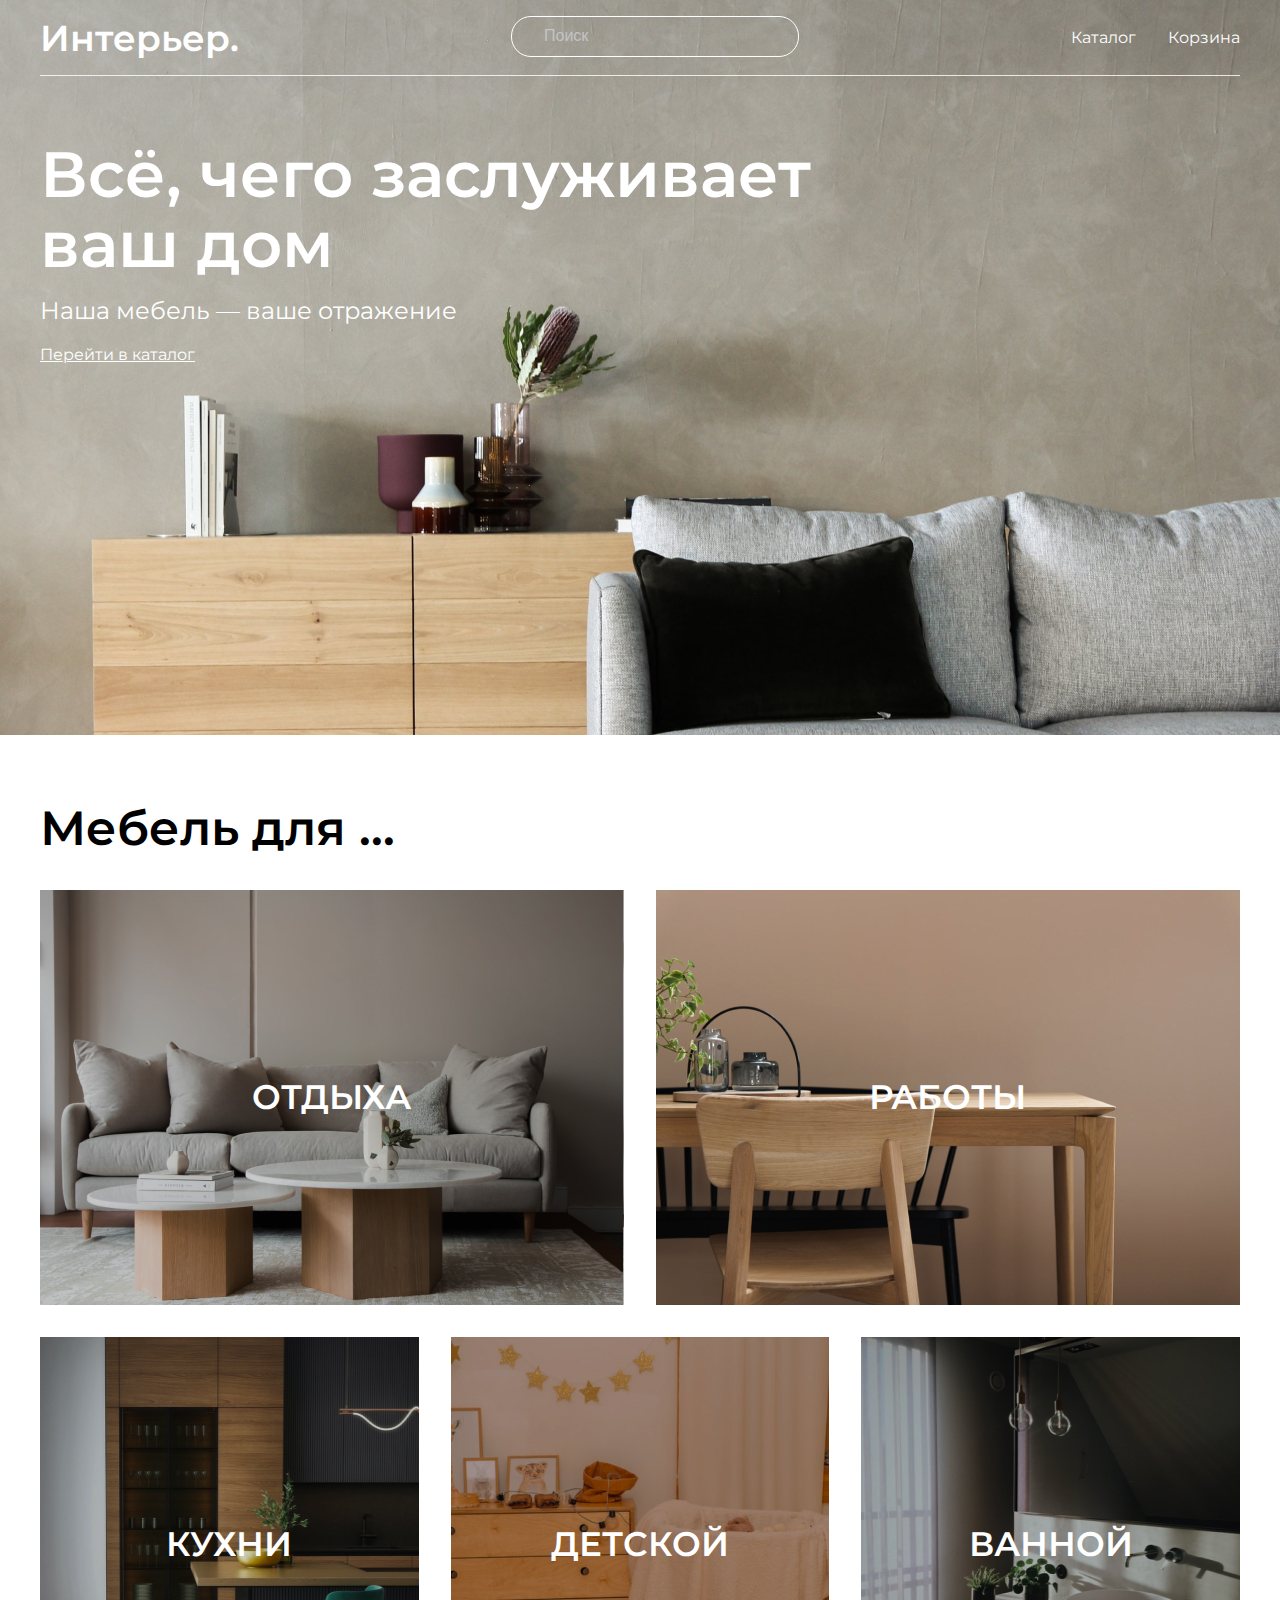
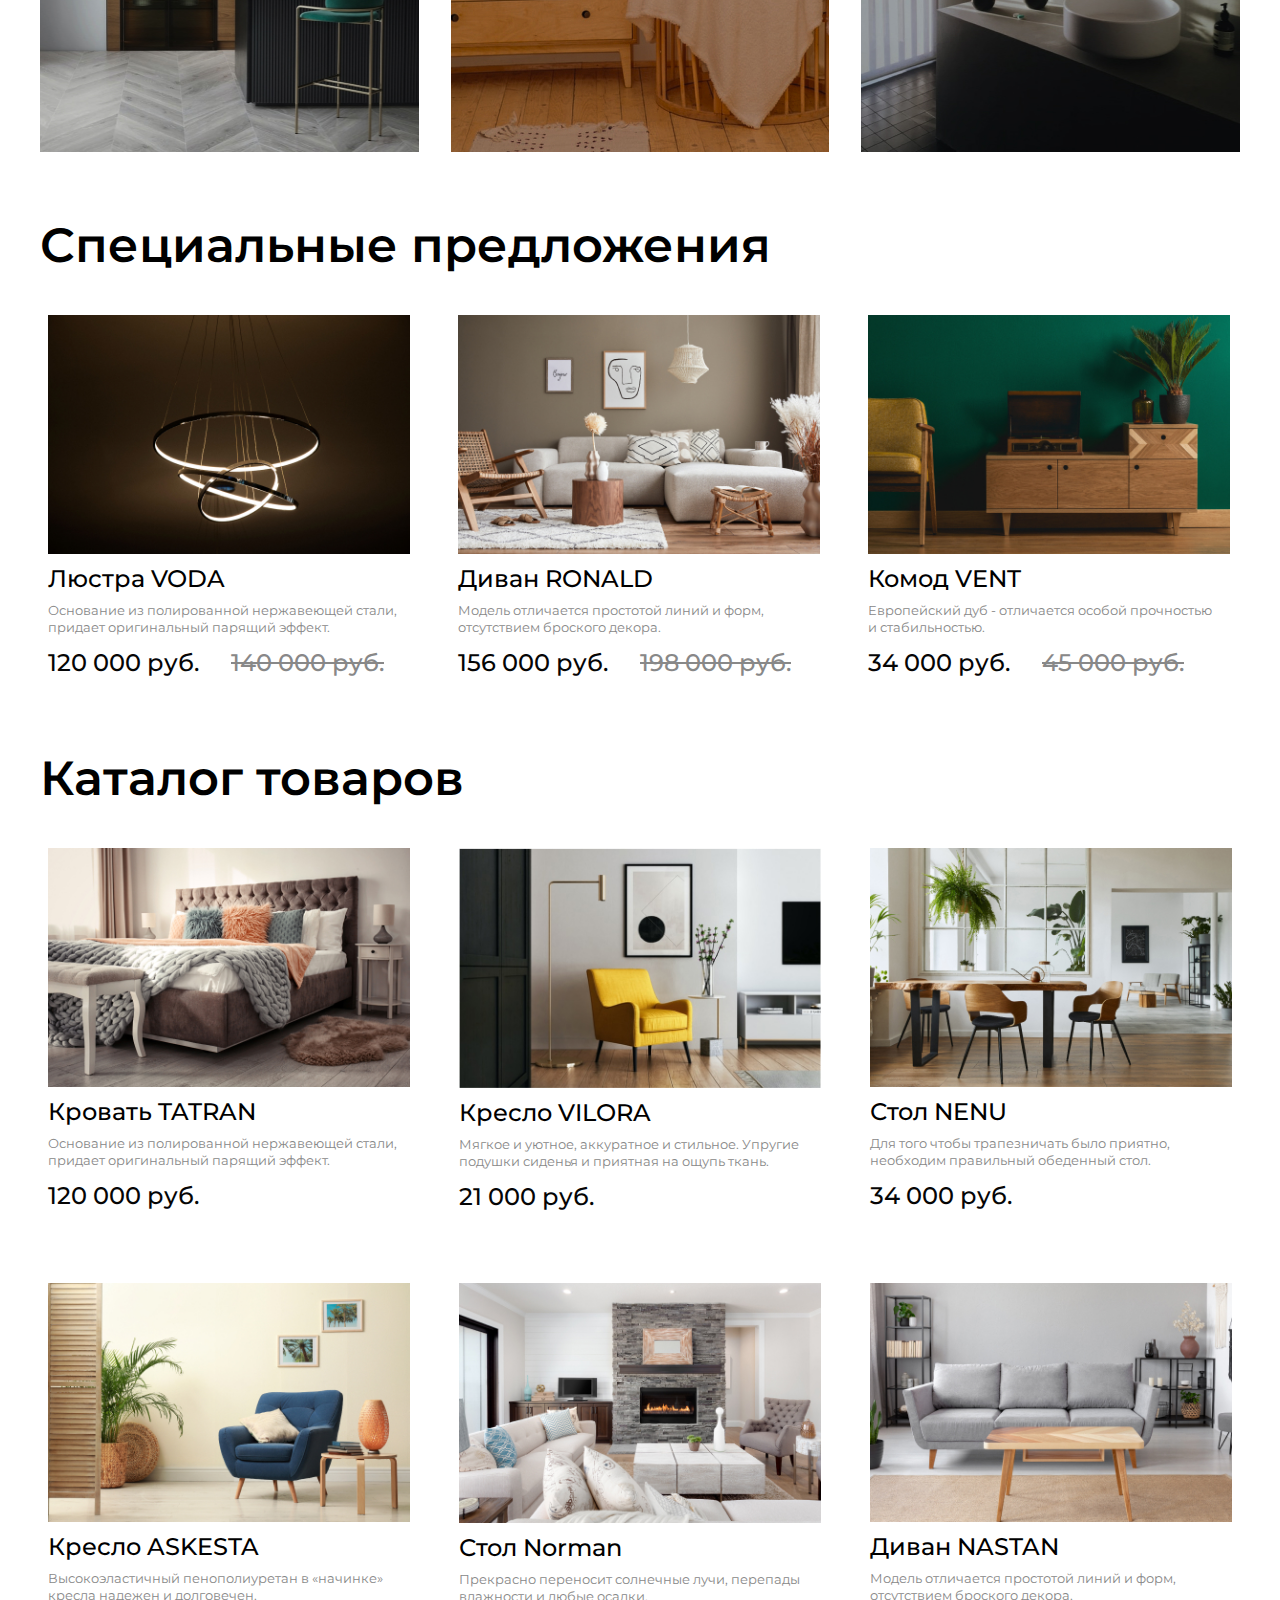
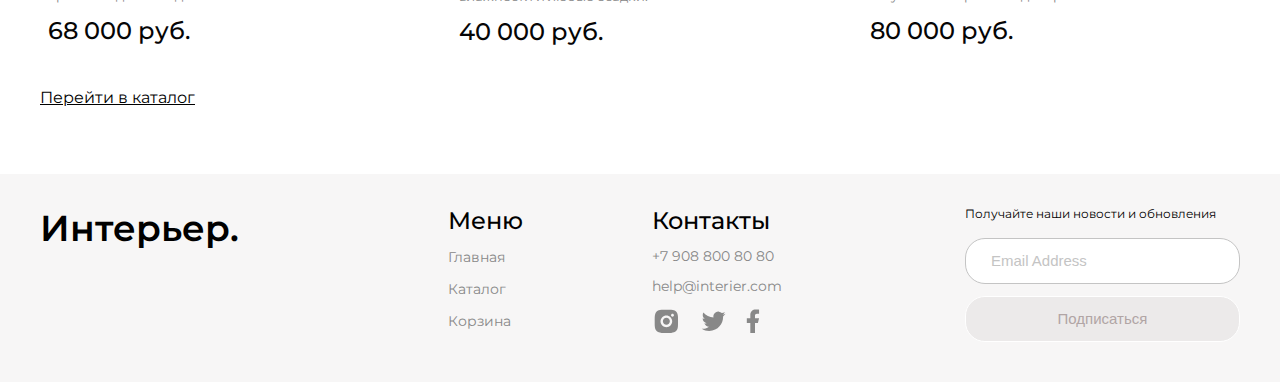
<file: index.html>
<!DOCTYPE html>
<html lang="ru">

<head>
    <meta charset="UTF-8">
    <meta name="viewport" content="width=device-width, initial-scale=1.0">
    <title>Coursework_01_Index</title>
    <link rel="preconnect" href="https://fonts.googleapis.com">
    <link rel="preconnect" href="https://fonts.gstatic.com" crossorigin>
    <link
        href="https://fonts.googleapis.com/css2?family=Montserrat:wght@400;500;600;700&family=Poppins:wght@600&family=Roboto:wght@100&display=swap"
        rel="stylesheet">
    <link rel="stylesheet" href="style.css">
</head>

<body>
    <!--Шапка-->
    <div class="top center">
        <header class="header">
            <a class="Logo_01" href="index.html">Интерьер.</a>
            <input placeholder="Поиск" class="header_input" type="text">
            <nav class="nav_01">
                <a class="menu_link" href="catalog.html">Каталог</a>
                <a class="menu_link" href="recycle.html">Корзина</a>
            </nav>
            <div class="nav_01-mob">
                <a href="#">
                    <svg width="20" height="19" viewBox="0 0 20 19" fill="none" xmlns="http://www.w3.org/2000/svg">
                        <g clip-path="url(#clip0_1_253)">
                            <path
                                d="M5.7515 2.99153C4.59282 4.1485 3.91891 5.70376 3.86709 7.34035C3.81528 8.97695 4.38946 10.5717 5.47264 11.7997C6.55581 13.0276 8.06645 13.7963 9.69672 13.9492C11.2973 14.0992 12.8949 13.6446 14.1757 12.6767L17.5069 16.0087L17.5069 16.0087C17.5897 16.0915 17.6881 16.1572 17.7963 16.2021C17.9046 16.2469 18.0206 16.27 18.1377 16.27C18.2549 16.27 18.3709 16.2469 18.4791 16.2021C18.5873 16.1572 18.6857 16.0915 18.7685 16.0087C18.8514 15.9258 18.9171 15.8275 18.9619 15.7192C19.0068 15.611 19.0298 15.495 19.0298 15.3779C19.0298 15.2607 19.0068 15.1447 18.9619 15.0365C18.9171 14.9282 18.8514 14.8299 18.7685 14.747L18.7685 14.747L15.4368 11.4161C16.4021 10.1351 16.8547 8.53858 16.7038 6.93955C16.5501 5.31066 15.7816 3.80151 14.5547 2.71913C13.3277 1.63674 11.7345 1.06244 10.0992 1.11304C8.46381 1.16365 6.90917 1.83536 5.7515 2.99153ZM5.7515 2.99153L5.82216 3.06229L5.7515 2.99153ZM13.5895 4.25378C14.0271 4.68428 14.3751 5.19715 14.6135 5.76281C14.8518 6.32848 14.9758 6.93574 14.9783 7.54956C14.9808 8.16339 14.8618 8.77164 14.628 9.33923C14.3943 9.90681 14.0505 10.4225 13.6164 10.8565C13.1824 11.2906 12.6667 11.6344 12.0991 11.8682C11.5315 12.1019 10.9233 12.221 10.3094 12.2185C9.6956 12.216 9.08834 12.092 8.52268 11.8536C7.95702 11.6152 7.44415 11.2672 7.01365 10.8297C6.15334 9.95522 5.67341 8.77625 5.6784 7.54956C5.6834 6.32288 6.17291 5.14786 7.04032 4.28045C7.90772 3.41304 9.08274 2.92353 10.3094 2.91854C11.5361 2.91354 12.7151 3.39347 13.5895 4.25378Z"
                                fill="white" stroke="white" stroke-width="0.2" />
                        </g>
                        <defs>
                            <clipPath id="clip0_1_253">
                                <rect width="19" height="19" fill="white" transform="translate(0.800659)" />
                            </clipPath>
                        </defs>
                    </svg>
                </a>
                <a href="catalog.html">
                    <svg width="20" height="21" viewBox="0 0 20 21" fill="none" xmlns="http://www.w3.org/2000/svg">
                        <rect x="0.800659" y="0.899902" width="4.57143" height="4.57143" fill="white" />
                        <rect x="0.800659" y="8.21411" width="4.57143" height="4.57143" fill="white" />
                        <rect x="0.800659" y="15.5283" width="4.57143" height="4.57143" fill="white" />
                        <rect x="8.11414" y="8.21411" width="4.57143" height="4.57143" fill="white" />
                        <rect x="8.11414" y="15.5283" width="4.57143" height="4.57143" fill="white" />
                        <rect x="8.11414" y="0.899902" width="4.57143" height="4.57143" fill="white" />
                        <rect x="15.4286" y="8.21411" width="4.57143" height="4.57143" fill="white" />
                        <rect x="15.4286" y="15.5283" width="4.57143" height="4.57143" fill="white" />
                        <rect x="15.4286" y="0.899902" width="4.57143" height="4.57143" fill="white" />
                    </svg>
                </a>
                <a href="recycle.html">
                    <svg width="25" height="25" viewBox="0 0 25 25" fill="none" xmlns="http://www.w3.org/2000/svg">
                        <path
                            d="M14.5834 20.8334C15.1359 20.8334 15.6658 20.6139 16.0566 20.2232C16.4473 19.8325 16.6667 19.3026 16.6667 18.7501C16.6667 18.1975 16.4473 17.6676 16.0566 17.2769C15.6658 16.8862 15.1359 16.6667 14.5834 16.6667C14.0309 16.6667 13.501 16.8862 13.1103 17.2769C12.7196 17.6676 12.5001 18.1975 12.5001 18.7501C12.5001 19.3026 12.7196 19.8325 13.1103 20.2232C13.501 20.6139 14.0309 20.8334 14.5834 20.8334ZM7.29174 20.8334C7.84428 20.8334 8.37418 20.6139 8.76488 20.2232C9.15558 19.8325 9.37508 19.3026 9.37508 18.7501C9.37508 18.1975 9.15558 17.6676 8.76488 17.2769C8.37418 16.8862 7.84428 16.6667 7.29174 16.6667C6.73921 16.6667 6.20931 16.8862 5.81861 17.2769C5.4279 17.6676 5.20841 18.1975 5.20841 18.7501C5.20841 19.3026 5.4279 19.8325 5.81861 20.2232C6.20931 20.6139 6.73921 20.8334 7.29174 20.8334ZM20.873 6.16987C21.133 6.16149 21.3796 6.05229 21.5606 5.86538C21.7416 5.67846 21.8428 5.42849 21.8428 5.16831C21.8428 4.90814 21.7416 4.65816 21.5606 4.47125C21.3796 4.28433 21.133 4.17514 20.873 4.16675H19.674C18.7345 4.16675 17.922 4.81883 17.7178 5.7355L16.4126 11.6126C16.2084 12.5292 15.3959 13.1813 14.4563 13.1813H6.63133L5.12924 7.17091H14.8636C15.1212 7.15916 15.3644 7.04856 15.5425 6.86211C15.7206 6.67567 15.82 6.42773 15.82 6.16987C15.82 5.91201 15.7206 5.66408 15.5425 5.47763C15.3644 5.29119 15.1212 5.18059 14.8636 5.16883H5.12924C4.82473 5.16874 4.5242 5.23808 4.25051 5.37157C3.97682 5.50507 3.73716 5.69921 3.54976 5.93923C3.36236 6.17925 3.23215 6.45884 3.16903 6.75674C3.10591 7.05464 3.11154 7.36302 3.1855 7.65841L4.68758 13.6667C4.79586 14.1003 5.046 14.4852 5.39821 14.7602C5.75042 15.0352 6.18447 15.1845 6.63133 15.1845H14.4563C15.368 15.1846 16.2524 14.8738 16.9636 14.3033C17.6748 13.7329 18.1701 12.9369 18.3678 12.047L19.674 6.16987H20.873Z"
                            fill="white" />
                    </svg>
                </a>
            </div>
        </header>
        <section class="top_content">
            <h1 class="h1_1">Всё, чего заслуживает ваш дом</h1>
            <p class="p_1">Наша мебель — ваше отражение</p>
            <a class="link_1" href="catalog.html">Перейти в каталог</a>
        </section>
    </div>


    <!--Основная часть-->
    <!--                Мебель для                 -->
    <section class="For-box center">
        <h2 class="h2_1">Мебель для ...</h2>
        <div class="for">
            <div class="for_item for_item_1 for_item_big">ОТДЫХА</div>
            <div class="for_item for_item_2 for_item_big">РАБОТЫ</div>
            <div class="for_item for_item_3">КУХНИ</div>
            <div class="for_item for_item_4">ДЕТСКОЙ</div>
            <div class="for_item for_item_5">ВАННОЙ</div>
        </div>
    </section>


    <!--        Специальные предложения         -->
    <section class="product-box center">
        <h2 class="h2_1">Специальные предложения</h2>
        <div class="product-content">
            <div class="product">
                <img src="./img/jpg/Chandelier_VODA.jpg" alt="#">
                <a class="Name_Product" href="producr.html">Люстра VODA</a>
                <p class="p_2">Основание из полированной нержавеющей стали, придает оригинальный парящий эффект.
                </p>
                <div class="product_box-price">
                    <p class="product_price">120 000 руб.</p>
                    <p class="product_price_old">140 000 руб.</p>
                </div>
            </div>
            <div class="product">
                <img src="./img/jpg/Divan_RONALD.jpg" alt="#">
                <a class="Name_Product" href="producr.html">Диван RONALD</a>
                <p class="p_2">Модель отличается простотой линий и форм, отсутствием броского декора.
                </p>
                <div class="product_box-price">
                    <p class="product_price">156 000 руб.</p>
                    <p class="product_price_old">198 000 руб.</p>
                </div>
            </div>
            <div class="product">
                <img src="./img/jpg/Komod_VENT.jpg" alt="#">
                <a class="Name_Product" href="producr.html">Комод VENT</a>
                <p class="p_2">Европейский дуб - отличается особой прочностью и стабильностью.
                </p>
                <div class="product_box-price">
                    <p class="product_price">34 000 руб.</p>
                    <p class="product_price_old">45 000 руб.</p>
                </div>
            </div>
        </div>
    </section>

    <section class="product-box center">
        <h2 class="h2_1">Каталог товаров</h2>
        <div class="product-content">
            <div class="product">
                <img src="./img/jpg/Krovat_TATRAN.jpg" alt="##">
                <a class="Name_Product" href="producr.html">Кровать TATRAN</a>
                <p class="p_2">Основание из полированной нержавеющей стали, придает оригинальный парящий эффект.
                </p>
                <div class="product_box-price">
                    <p class="product_price">120 000 руб.</p>
                </div>
            </div>
            <div class="product">
                <img src="./img/jpg/Kreslo_VILORA.jpg" alt="#">
                <a class="Name_Product" href="producr.html">Кресло VILORA</a>
                <p class="p_2">Мягкое и уютное, аккуратное и стильное. Упругие подушки сиденья и приятная на ощупь
                    ткань.
                </p>
                <div class="product_box-price">
                    <p class="product_price">21 000 руб.</p>
                </div>
            </div>
            <div class="product">
                <img src="./img/jpg/Stol_MENU.jpg" alt="#">
                <a class="Name_Product" href="producr.html">Стол NENU</a>
                <p class="p_2">Для того чтобы трапезничать было приятно, необходим правильный обеденный стол.
                </p>
                <div class="product_box-price">
                    <p class="product_price">34 000 руб.</p>
                </div>
            </div>
            <div class="product">
                <img src="./img/jpg/Kreslo_ASKESTA.jpg" alt="#">
                <a class="Name_Product" href="producr.html">Кресло ASKESTA</a>
                <p class="p_2">Высокоэластичный пенополиуретан в «начинке» кресла надежен и долговечен.
                </p>
                <div class="product_box-price">
                    <p class="product_price">68 000 руб.</p>
                </div>
            </div>
            <div class="product">
                <img src="./img/jpg/Stol_NORMAN.jpg" alt="#">
                <a class="Name_Product" href="producr.html">Стол Norman</a>
                <p class="p_2">Прекрасно переносит солнечные лучи, перепады влажности и любые осадки.
                </p>
                <div class="product_box-price">
                    <p class="product_price">40 000 руб.</p>
                </div>
            </div>
            <div class="product">
                <img src="./img/jpg/Divan_NASTAN.jpg" alt="#">
                <a class="Name_Product" href="producr.html">Диван NASTAN</a>
                <p class="p_2">Модель отличается простотой линий и форм, отсутствием броского декора.
                </p>
                <div class="product_box-price">
                    <p class="product_price">80 000 руб.</p>
                </div>
            </div>
        </div>
        <div class="product-content">
            <a class="link_2" href="catalog.html">Перейти в каталог</a>
        </div>
    </section>


    <!--Подвал-->
    <footer class="podval center">
        <div class="Podval_Logo_02">
            <a class="Logo_02" href="index.html">Интерьер.</a>
        </div>
        <div class="podval_content">
            <div class="podval_info">
                <nav class="podval_item">
                    <h4 class="h4_1">Меню</h4>
                    <a class="podval_link menu_link" href="index.html">Главная</a>
                    <a class="podval_link menu_link" href="catalog.html">Каталог</a>
                    <a class="podval_link menu_link" href="recycle.html">Корзина</a>
                </nav>
                <div class="podval_item">
                    <h4 class="h4_1">Контакты</h4>
                    <a class="podval_link" href="tel:+7(908)800-80-80">+7 908 800 80 80</a>
                    <a class="podval_link" href="mailto:help@interier.com">help@interier.com</a>
                    <div class="Messeng">
                        <a href=""><img src="./img/svg/inst.svg" alt="#"></a>
                        <a href=""><img src="./img/svg/twitter.svg" alt="#"></a>
                        <a href=""><img src="./img/svg/facebook.svg" alt="#"></a>
                    </div>
                </div>
            </div>
            <form class="podval_form" action="#">
                <p class="podval_text">Получайте наши новости и обновления</p>
                <input class="podval_input-email" placeholder="Email Address" type="email" name="#" id="#">
                <button class="podval_knopka">Подписаться</button>
            </form>
        </div>
    </footer>
</body>

</html>
</file>
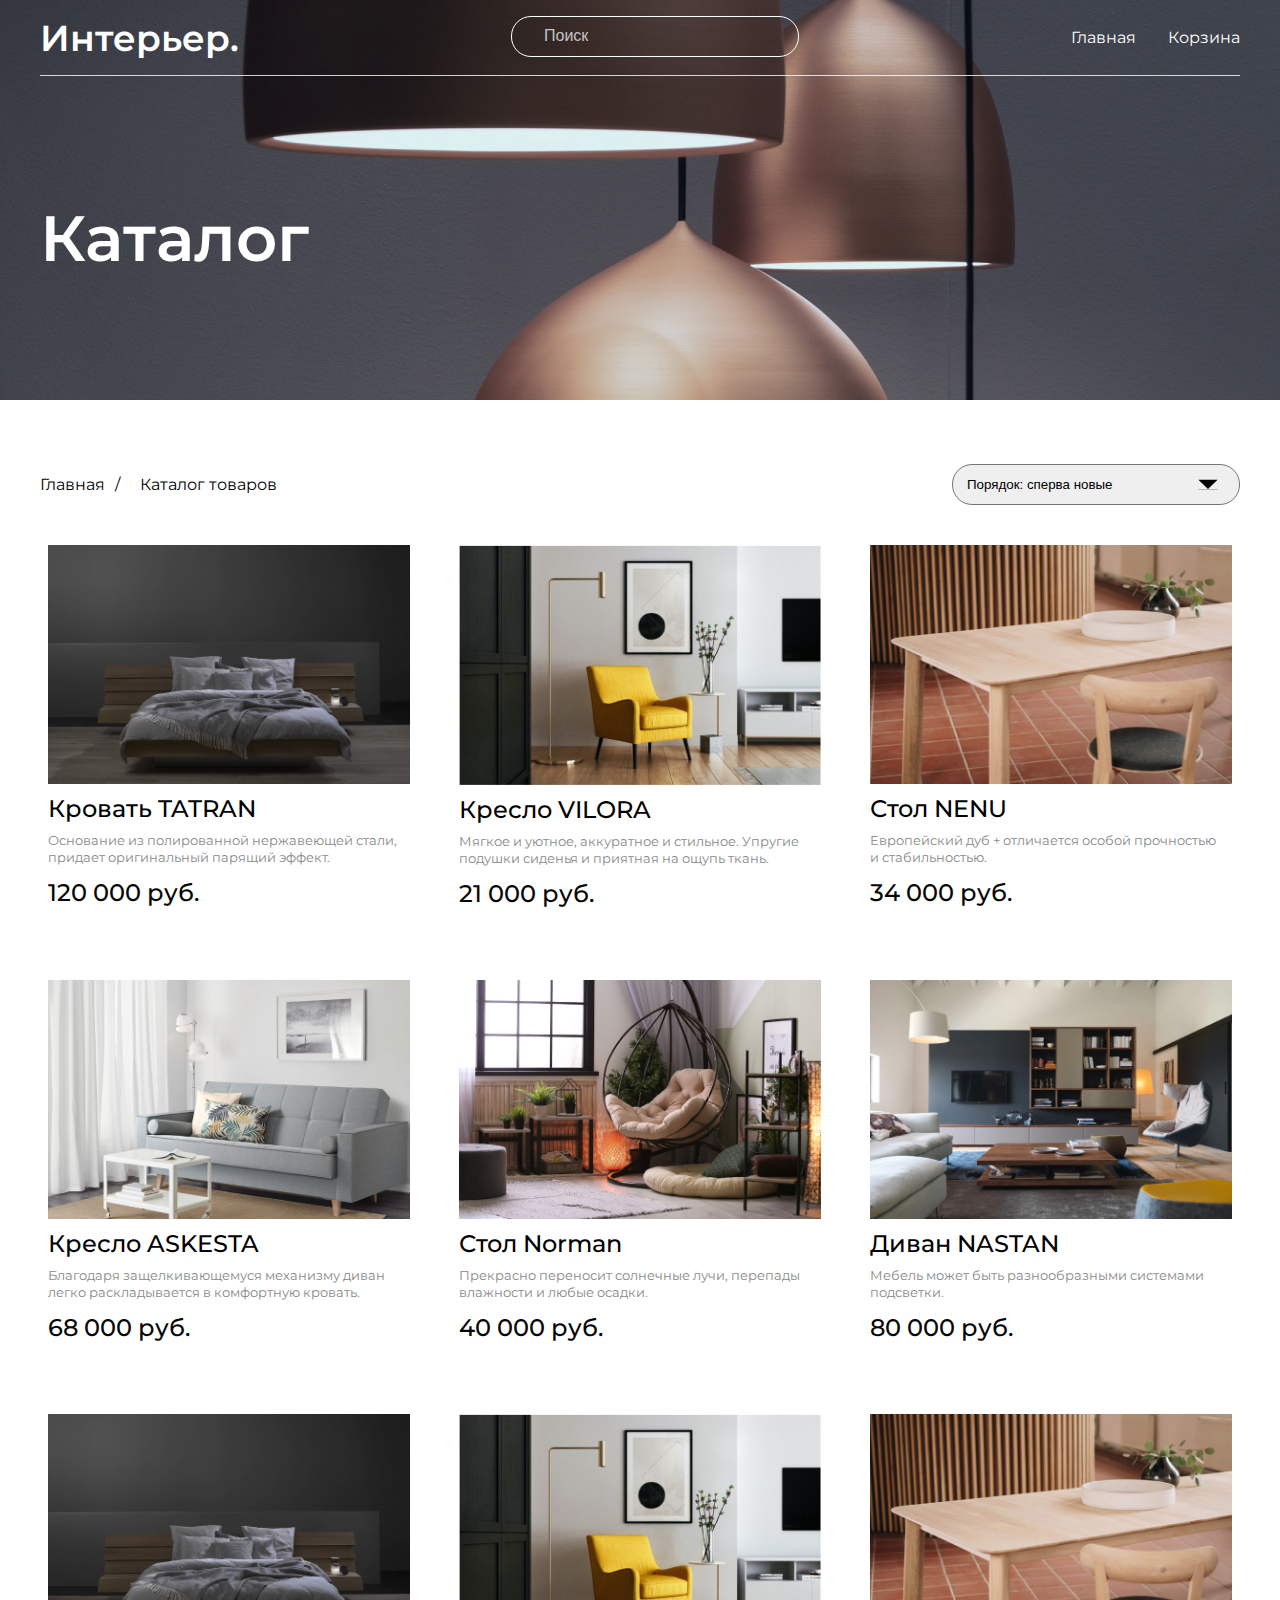
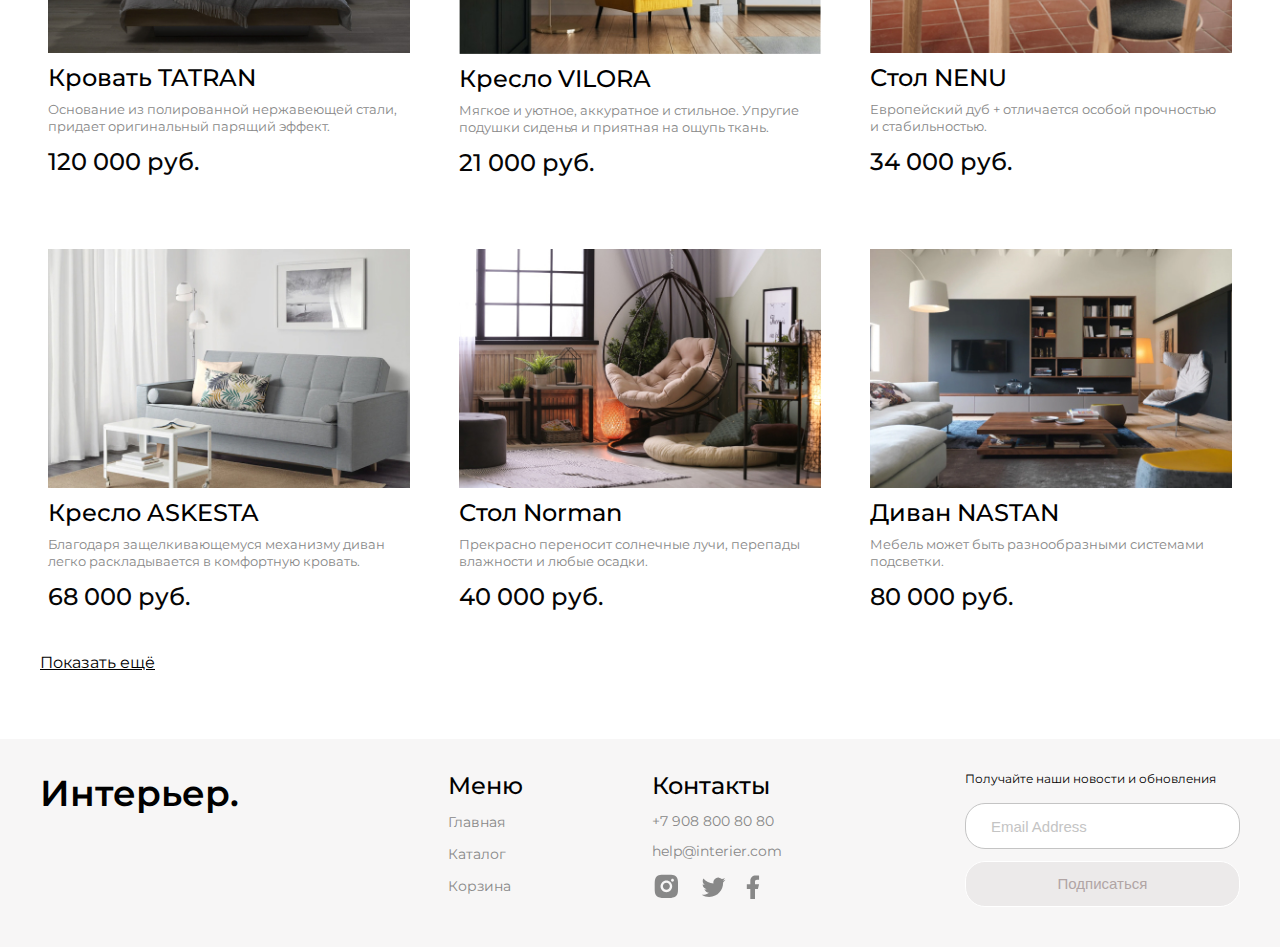
<file: catalog.html>
<!DOCTYPE html>
<html lang="ru">

<head>
    <meta charset="UTF-8">
    <meta name="viewport" content="width=device-width, initial-scale=1.0">
    <title>Coursework_01_Catalog</title>
    <link rel="preconnect" href="https://fonts.googleapis.com">
    <link rel="preconnect" href="https://fonts.gstatic.com" crossorigin>
    <link
        href="https://fonts.googleapis.com/css2?family=Montserrat:wght@400;500;600&family=Poppins:wght@600&family=Roboto:wght@100&display=swap"
        rel="stylesheet">
    <link rel="stylesheet" href="style.css">
</head>

<body>
    <!--Шапка-->
    <div class="top_catalog center">
        <header class="header">
            <a class="Logo_01" href="index.html">Интерьер.</a>
            <input placeholder="Поиск" class="header_input" type="text">
            <nav class="nav_01">
                <a class="menu_link" href="index.html">Главная</a>
                <a class="menu_link" href="recycle.html">Корзина</a>
            </nav>
            <div class="nav_01-mob">
                <a href="#">
                    <svg width="20" height="19" viewBox="0 0 20 19" fill="none" xmlns="http://www.w3.org/2000/svg">
                        <g clip-path="url(#clip0_1_253)">
                            <path
                                d="M5.7515 2.99153C4.59282 4.1485 3.91891 5.70376 3.86709 7.34035C3.81528 8.97695 4.38946 10.5717 5.47264 11.7997C6.55581 13.0276 8.06645 13.7963 9.69672 13.9492C11.2973 14.0992 12.8949 13.6446 14.1757 12.6767L17.5069 16.0087L17.5069 16.0087C17.5897 16.0915 17.6881 16.1572 17.7963 16.2021C17.9046 16.2469 18.0206 16.27 18.1377 16.27C18.2549 16.27 18.3709 16.2469 18.4791 16.2021C18.5873 16.1572 18.6857 16.0915 18.7685 16.0087C18.8514 15.9258 18.9171 15.8275 18.9619 15.7192C19.0068 15.611 19.0298 15.495 19.0298 15.3779C19.0298 15.2607 19.0068 15.1447 18.9619 15.0365C18.9171 14.9282 18.8514 14.8299 18.7685 14.747L18.7685 14.747L15.4368 11.4161C16.4021 10.1351 16.8547 8.53858 16.7038 6.93955C16.5501 5.31066 15.7816 3.80151 14.5547 2.71913C13.3277 1.63674 11.7345 1.06244 10.0992 1.11304C8.46381 1.16365 6.90917 1.83536 5.7515 2.99153ZM5.7515 2.99153L5.82216 3.06229L5.7515 2.99153ZM13.5895 4.25378C14.0271 4.68428 14.3751 5.19715 14.6135 5.76281C14.8518 6.32848 14.9758 6.93574 14.9783 7.54956C14.9808 8.16339 14.8618 8.77164 14.628 9.33923C14.3943 9.90681 14.0505 10.4225 13.6164 10.8565C13.1824 11.2906 12.6667 11.6344 12.0991 11.8682C11.5315 12.1019 10.9233 12.221 10.3094 12.2185C9.6956 12.216 9.08834 12.092 8.52268 11.8536C7.95702 11.6152 7.44415 11.2672 7.01365 10.8297C6.15334 9.95522 5.67341 8.77625 5.6784 7.54956C5.6834 6.32288 6.17291 5.14786 7.04032 4.28045C7.90772 3.41304 9.08274 2.92353 10.3094 2.91854C11.5361 2.91354 12.7151 3.39347 13.5895 4.25378Z"
                                fill="white" stroke="white" stroke-width="0.2" />
                        </g>
                        <defs>
                            <clipPath id="clip0_1_253">
                                <rect width="19" height="19" fill="white" transform="translate(0.800659)" />
                            </clipPath>
                        </defs>
                    </svg>
                </a>
                <a href="catalog.html">
                    <svg width="20" height="21" viewBox="0 0 20 21" fill="none" xmlns="http://www.w3.org/2000/svg">
                        <rect x="0.800659" y="0.899902" width="4.57143" height="4.57143" fill="white" />
                        <rect x="0.800659" y="8.21411" width="4.57143" height="4.57143" fill="white" />
                        <rect x="0.800659" y="15.5283" width="4.57143" height="4.57143" fill="white" />
                        <rect x="8.11414" y="8.21411" width="4.57143" height="4.57143" fill="white" />
                        <rect x="8.11414" y="15.5283" width="4.57143" height="4.57143" fill="white" />
                        <rect x="8.11414" y="0.899902" width="4.57143" height="4.57143" fill="white" />
                        <rect x="15.4286" y="8.21411" width="4.57143" height="4.57143" fill="white" />
                        <rect x="15.4286" y="15.5283" width="4.57143" height="4.57143" fill="white" />
                        <rect x="15.4286" y="0.899902" width="4.57143" height="4.57143" fill="white" />
                    </svg>
                </a>
                <a href="recycle.html">
                    <svg width="25" height="25" viewBox="0 0 25 25" fill="none" xmlns="http://www.w3.org/2000/svg">
                        <path
                            d="M14.5834 20.8334C15.1359 20.8334 15.6658 20.6139 16.0566 20.2232C16.4473 19.8325 16.6667 19.3026 16.6667 18.7501C16.6667 18.1975 16.4473 17.6676 16.0566 17.2769C15.6658 16.8862 15.1359 16.6667 14.5834 16.6667C14.0309 16.6667 13.501 16.8862 13.1103 17.2769C12.7196 17.6676 12.5001 18.1975 12.5001 18.7501C12.5001 19.3026 12.7196 19.8325 13.1103 20.2232C13.501 20.6139 14.0309 20.8334 14.5834 20.8334ZM7.29174 20.8334C7.84428 20.8334 8.37418 20.6139 8.76488 20.2232C9.15558 19.8325 9.37508 19.3026 9.37508 18.7501C9.37508 18.1975 9.15558 17.6676 8.76488 17.2769C8.37418 16.8862 7.84428 16.6667 7.29174 16.6667C6.73921 16.6667 6.20931 16.8862 5.81861 17.2769C5.4279 17.6676 5.20841 18.1975 5.20841 18.7501C5.20841 19.3026 5.4279 19.8325 5.81861 20.2232C6.20931 20.6139 6.73921 20.8334 7.29174 20.8334ZM20.873 6.16987C21.133 6.16149 21.3796 6.05229 21.5606 5.86538C21.7416 5.67846 21.8428 5.42849 21.8428 5.16831C21.8428 4.90814 21.7416 4.65816 21.5606 4.47125C21.3796 4.28433 21.133 4.17514 20.873 4.16675H19.674C18.7345 4.16675 17.922 4.81883 17.7178 5.7355L16.4126 11.6126C16.2084 12.5292 15.3959 13.1813 14.4563 13.1813H6.63133L5.12924 7.17091H14.8636C15.1212 7.15916 15.3644 7.04856 15.5425 6.86211C15.7206 6.67567 15.82 6.42773 15.82 6.16987C15.82 5.91201 15.7206 5.66408 15.5425 5.47763C15.3644 5.29119 15.1212 5.18059 14.8636 5.16883H5.12924C4.82473 5.16874 4.5242 5.23808 4.25051 5.37157C3.97682 5.50507 3.73716 5.69921 3.54976 5.93923C3.36236 6.17925 3.23215 6.45884 3.16903 6.75674C3.10591 7.05464 3.11154 7.36302 3.1855 7.65841L4.68758 13.6667C4.79586 14.1003 5.046 14.4852 5.39821 14.7602C5.75042 15.0352 6.18447 15.1845 6.63133 15.1845H14.4563C15.368 15.1846 16.2524 14.8738 16.9636 14.3033C17.6748 13.7329 18.1701 12.9369 18.3678 12.047L19.674 6.16987H20.873Z"
                            fill="white" />
                    </svg>
                </a>
            </div>
        </header>
        <section class="top_content">
            <h1 class="h1_1 h1_1-Catalog">Каталог</h1>
        </section>
    </div>


    <!--Основная часть-->
    <div class="center">
        <div class="bread">
            <div class="breadcrumbs__box">
                <a href="" class="breadcrumbs__box_link">Главная</a>
                <a href="" class="breadcrumbs__box_link">Каталог товаров</a>
            </div>
            <div class="sorting">
                <select class="sorting__box" name="Сортировка" id="#clip0_1_253">
                    <option class="sorting__list" value="">Порядок: сперва новые
                    </option>
                    <option class="sorting__list" value="">Порядок: по рейтингу </option>
                    <option class="sorting__list" value="">Порядок: по возрастанию цены </option>
                    <option class="sorting__list" value="">Порядок: по убыванию цены </option>
                </select>
            </div>
        </div>
    </div>

    <div class="product-box cenetr">
        <div class="product-content center">
            <div class="product">
                <img src="./img/jpg/Krovat_TATRAN_01.jpg" alt="#">
                <a class="Name_Product" href="producr.html">Кровать TATRAN</a>
                <p class="p_2">Основание из полированной нержавеющей стали, придает оригинальный парящий эффект.
                </p>
                <div class="product_box-price">
                    <p class="product_price">120 000 руб.</p>
                </div>
            </div>
            <div class="product">
                <img src="./img/jpg/Kreslo_VILORA.jpg" alt="#">
                <a class="Name_Product" href="producr.html">Кресло VILORA</a>
                <p class="p_2">Мягкое и уютное, аккуратное и стильное. Упругие подушки сиденья и приятная на ощупь
                    ткань.
                </p>
                <div class="product_box-price">
                    <p class="product_price">21 000 руб.</p>
                </div>
            </div>
            <div class="product">
                <img src="./img/jpg/Stol_MENU_01.jpg" alt="#">
                <a class="Name_Product" href="producr.html">Стол NENU</a>
                <p class="p_2">Европейский дуб + отличается особой прочностью и стабильностью.
                </p>
                <div class="product_box-price">
                    <p class="product_price">34 000 руб.</p>
                </div>
            </div>
            <div class="product">
                <img src="./img/jpg/Divan_Askesta_01.jpg" alt="#">
                <a class="Name_Product" href="producr.html">Кресло ASKESTA</a>
                <p class="p_2">Благодаря защелкивающемуся механизму диван легко раскладывается в комфортную кровать.
                </p>
                <div class="product_box-price">
                    <p class="product_price">68 000 руб.</p>
                </div>
            </div>
            <div class="product">
                <img src="./img/jpg/Kreslo_Lunar_01.jpg" alt="#">
                <a class="Name_Product" href="producr.html">Стол Norman</a>
                <p class="p_2">Прекрасно переносит солнечные лучи, перепады влажности и любые осадки.
                </p>
                <div class="product_box-price">
                    <p class="product_price">40 000 руб.</p>
                </div>
            </div>
            <div class="product">
                <img src="./img/jpg/Shkaf_Nastan_01.jpg" alt="#">
                <a class="Name_Product" href="producr.html">Диван NASTAN</a>
                <p class="p_2">Мебель может быть разнообразными системами подсветки.
                </p>
                <div class="product_box-price">
                    <p class="product_price">80 000 руб.</p>
                </div>
            </div>
            <div class="product">
                <img src="./img/jpg/Krovat_TATRAN_01.jpg" alt="#">
                <a class="Name_Product" href="producr.html">Кровать TATRAN</a>
                <p class="p_2">Основание из полированной нержавеющей стали, придает оригинальный парящий эффект.
                </p>
                <div class="product_box-price">
                    <p class="product_price">120 000 руб.</p>
                </div>
            </div>
            <div class="product">
                <img src="./img/jpg/Kreslo_VILORA.jpg" alt="#">
                <a class="Name_Product" href="producr.html">Кресло VILORA</a>
                <p class="p_2">Мягкое и уютное, аккуратное и стильное. Упругие подушки сиденья и приятная на ощупь
                    ткань.
                </p>
                <div class="product_box-price">
                    <p class="product_price">21 000 руб.</p>
                </div>
            </div>
            <div class="product">
                <img src="./img/jpg/Stol_MENU_01.jpg" alt="#">
                <a class="Name_Product" href="producr.html">Стол NENU</a>
                <p class="p_2">Европейский дуб + отличается особой прочностью и стабильностью.
                </p>
                <div class="product_box-price">
                    <p class="product_price">34 000 руб.</p>
                </div>
            </div>
            <div class="product">
                <img src="./img/jpg/Divan_Askesta_01.jpg" alt="#">
                <a class="Name_Product" href="producr.html">Кресло ASKESTA</a>
                <p class="p_2">Благодаря защелкивающемуся механизму диван легко раскладывается в комфортную кровать.
                </p>
                <div class="product_box-price">
                    <p class="product_price">68 000 руб.</p>
                </div>
            </div>
            <div class="product">
                <img src="./img/jpg/Kreslo_Lunar_01.jpg" alt="#">
                <a class="Name_Product" href="producr.html">Стол Norman</a>
                <p class="p_2">Прекрасно переносит солнечные лучи, перепады влажности и любые осадки.
                </p>
                <div class="product_box-price">
                    <p class="product_price">40 000 руб.</p>
                </div>
            </div>
            <div class="product">
                <img src="./img/jpg/Shkaf_Nastan_01.jpg" alt="#">
                <a class="Name_Product" href="producr.html">Диван NASTAN</a>
                <p class="p_2">Мебель может быть разнообразными системами подсветки.
                </p>
                <div class="product_box-price">
                    <p class="product_price">80 000 руб.</p>
                </div>
            </div>
        </div>
        <div class="product-content center">
            <a class="link_2" href="catalog.html">Показать ещё</a>
        </div>
    </div>

    <!--Подвал-->
    <footer class="podval center">
        <div class="Podval_Logo_02">
            <a class="Logo_02" href="index.html">Интерьер.</a>
        </div>
        <div class="podval_content">
            <div class="podval_info">
                <nav class="podval_item">
                    <h4 class="h4_1">Меню</h4>
                    <a class="podval_link menu_link" href="index.html">Главная</a>
                    <a class="podval_link menu_link" href="catalog.html">Каталог</a>
                    <a class="podval_link menu_link" href="recycle.html">Корзина</a>
                </nav>
                <div class="podval_item">
                    <h4 class="h4_1">Контакты</h4>
                    <a class="podval_link" href="tel:+7(908)800-80-80">+7 908 800 80 80</a>
                    <a class="podval_link" href="mailto:help@interier.com">help@interier.com</a>
                    <div class="Messeng">
                        <a href=""><img src="./img/svg/inst.svg" alt="#"></a>
                        <a href=""><img src="./img/svg/twitter.svg" alt="#"></a>
                        <a href=""><img src="./img/svg/facebook.svg" alt="#"></a>
                    </div>
                </div>
            </div>
            <form class="podval_form" action="#">
                <p class="podval_text">Получайте наши новости и обновления</p>
                <input class="podval_input-email" placeholder="Email Address" type="email" name="#" id="#">
                <button class="podval_knopka">Подписаться</button>
            </form>
        </div>
    </footer>
</body>

</html>
</file>
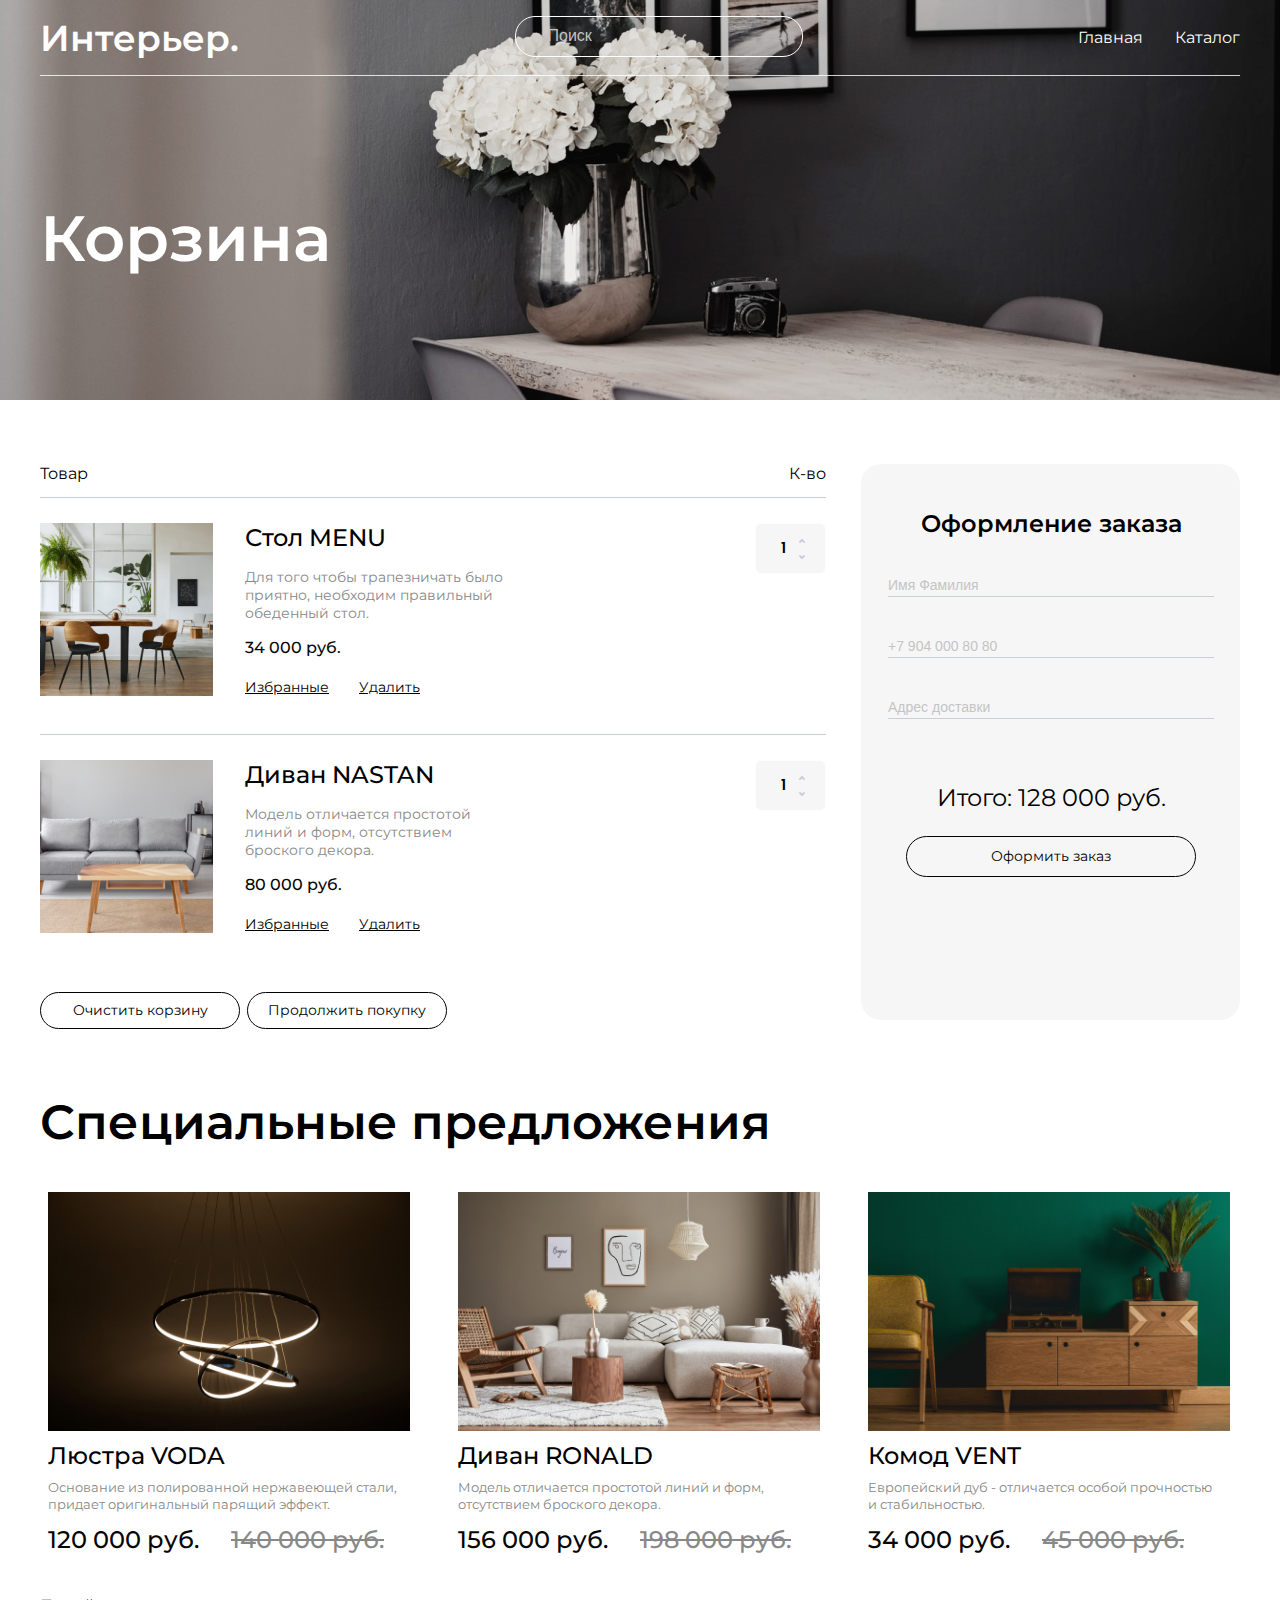
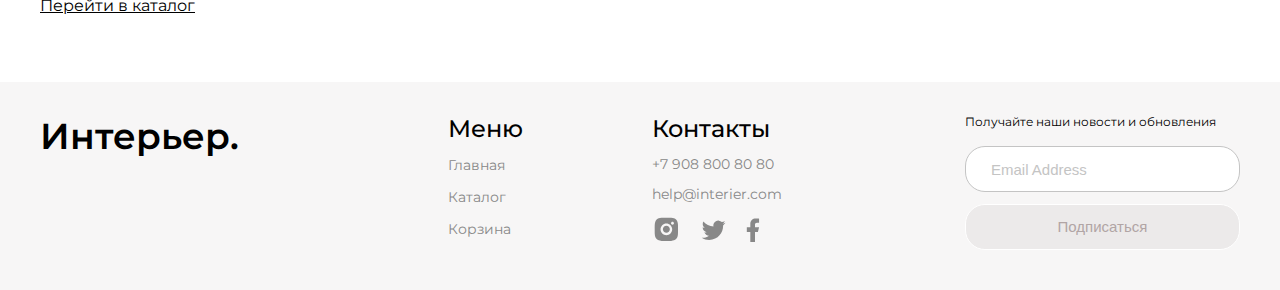
<file: recycle.html>
<!DOCTYPE html>
<html lang="ru">

<head>
    <meta charset="UTF-8">
    <meta name="viewport" content="width=device-width, initial-scale=1.0">
    <title>Coursework_01_Recycle</title>
    <link rel="preconnect" href="https://fonts.googleapis.com">
    <link rel="preconnect" href="https://fonts.gstatic.com" crossorigin>
    <link
        href="https://fonts.googleapis.com/css2?family=Montserrat:wght@400;500;600;700&family=Poppins:wght@600&family=Roboto:wght@100&display=swap"
        rel="stylesheet">
    <link rel="stylesheet" href="style.css">
</head>

<body>
    <!--Шапка-->
    <div class="top_recycle center">
        <header class="header">
            <a class="Logo_01" href="index.html">Интерьер.</a>
            <input placeholder="Поиск" class="header_input" type="text">
            <nav class="nav_01">
                <a class="menu_link" href="index.html">Главная</a>
                <a class="menu_link" href="catalog.html">Каталог</a>
            </nav>
            <div class="nav_01-mob">
                <a href="#">
                    <svg width="20" height="19" viewBox="0 0 20 19" fill="none" xmlns="http://www.w3.org/2000/svg">
                        <g clip-path="url(#clip0_1_253)">
                            <path
                                d="M5.7515 2.99153C4.59282 4.1485 3.91891 5.70376 3.86709 7.34035C3.81528 8.97695 4.38946 10.5717 5.47264 11.7997C6.55581 13.0276 8.06645 13.7963 9.69672 13.9492C11.2973 14.0992 12.8949 13.6446 14.1757 12.6767L17.5069 16.0087L17.5069 16.0087C17.5897 16.0915 17.6881 16.1572 17.7963 16.2021C17.9046 16.2469 18.0206 16.27 18.1377 16.27C18.2549 16.27 18.3709 16.2469 18.4791 16.2021C18.5873 16.1572 18.6857 16.0915 18.7685 16.0087C18.8514 15.9258 18.9171 15.8275 18.9619 15.7192C19.0068 15.611 19.0298 15.495 19.0298 15.3779C19.0298 15.2607 19.0068 15.1447 18.9619 15.0365C18.9171 14.9282 18.8514 14.8299 18.7685 14.747L18.7685 14.747L15.4368 11.4161C16.4021 10.1351 16.8547 8.53858 16.7038 6.93955C16.5501 5.31066 15.7816 3.80151 14.5547 2.71913C13.3277 1.63674 11.7345 1.06244 10.0992 1.11304C8.46381 1.16365 6.90917 1.83536 5.7515 2.99153ZM5.7515 2.99153L5.82216 3.06229L5.7515 2.99153ZM13.5895 4.25378C14.0271 4.68428 14.3751 5.19715 14.6135 5.76281C14.8518 6.32848 14.9758 6.93574 14.9783 7.54956C14.9808 8.16339 14.8618 8.77164 14.628 9.33923C14.3943 9.90681 14.0505 10.4225 13.6164 10.8565C13.1824 11.2906 12.6667 11.6344 12.0991 11.8682C11.5315 12.1019 10.9233 12.221 10.3094 12.2185C9.6956 12.216 9.08834 12.092 8.52268 11.8536C7.95702 11.6152 7.44415 11.2672 7.01365 10.8297C6.15334 9.95522 5.67341 8.77625 5.6784 7.54956C5.6834 6.32288 6.17291 5.14786 7.04032 4.28045C7.90772 3.41304 9.08274 2.92353 10.3094 2.91854C11.5361 2.91354 12.7151 3.39347 13.5895 4.25378Z"
                                fill="white" stroke="white" stroke-width="0.2" />
                        </g>
                        <defs>
                            <clipPath id="clip0_1_253">
                                <rect width="19" height="19" fill="white" transform="translate(0.800659)" />
                            </clipPath>
                        </defs>
                    </svg>
                </a>
                <a href="catalog.html">
                    <svg width="20" height="21" viewBox="0 0 20 21" fill="none" xmlns="http://www.w3.org/2000/svg">
                        <rect x="0.800659" y="0.899902" width="4.57143" height="4.57143" fill="white" />
                        <rect x="0.800659" y="8.21411" width="4.57143" height="4.57143" fill="white" />
                        <rect x="0.800659" y="15.5283" width="4.57143" height="4.57143" fill="white" />
                        <rect x="8.11414" y="8.21411" width="4.57143" height="4.57143" fill="white" />
                        <rect x="8.11414" y="15.5283" width="4.57143" height="4.57143" fill="white" />
                        <rect x="8.11414" y="0.899902" width="4.57143" height="4.57143" fill="white" />
                        <rect x="15.4286" y="8.21411" width="4.57143" height="4.57143" fill="white" />
                        <rect x="15.4286" y="15.5283" width="4.57143" height="4.57143" fill="white" />
                        <rect x="15.4286" y="0.899902" width="4.57143" height="4.57143" fill="white" />
                    </svg>
                </a>
                <a href="recycle.html">
                    <svg width="25" height="25" viewBox="0 0 25 25" fill="none" xmlns="http://www.w3.org/2000/svg">
                        <path
                            d="M14.5834 20.8334C15.1359 20.8334 15.6658 20.6139 16.0566 20.2232C16.4473 19.8325 16.6667 19.3026 16.6667 18.7501C16.6667 18.1975 16.4473 17.6676 16.0566 17.2769C15.6658 16.8862 15.1359 16.6667 14.5834 16.6667C14.0309 16.6667 13.501 16.8862 13.1103 17.2769C12.7196 17.6676 12.5001 18.1975 12.5001 18.7501C12.5001 19.3026 12.7196 19.8325 13.1103 20.2232C13.501 20.6139 14.0309 20.8334 14.5834 20.8334ZM7.29174 20.8334C7.84428 20.8334 8.37418 20.6139 8.76488 20.2232C9.15558 19.8325 9.37508 19.3026 9.37508 18.7501C9.37508 18.1975 9.15558 17.6676 8.76488 17.2769C8.37418 16.8862 7.84428 16.6667 7.29174 16.6667C6.73921 16.6667 6.20931 16.8862 5.81861 17.2769C5.4279 17.6676 5.20841 18.1975 5.20841 18.7501C5.20841 19.3026 5.4279 19.8325 5.81861 20.2232C6.20931 20.6139 6.73921 20.8334 7.29174 20.8334ZM20.873 6.16987C21.133 6.16149 21.3796 6.05229 21.5606 5.86538C21.7416 5.67846 21.8428 5.42849 21.8428 5.16831C21.8428 4.90814 21.7416 4.65816 21.5606 4.47125C21.3796 4.28433 21.133 4.17514 20.873 4.16675H19.674C18.7345 4.16675 17.922 4.81883 17.7178 5.7355L16.4126 11.6126C16.2084 12.5292 15.3959 13.1813 14.4563 13.1813H6.63133L5.12924 7.17091H14.8636C15.1212 7.15916 15.3644 7.04856 15.5425 6.86211C15.7206 6.67567 15.82 6.42773 15.82 6.16987C15.82 5.91201 15.7206 5.66408 15.5425 5.47763C15.3644 5.29119 15.1212 5.18059 14.8636 5.16883H5.12924C4.82473 5.16874 4.5242 5.23808 4.25051 5.37157C3.97682 5.50507 3.73716 5.69921 3.54976 5.93923C3.36236 6.17925 3.23215 6.45884 3.16903 6.75674C3.10591 7.05464 3.11154 7.36302 3.1855 7.65841L4.68758 13.6667C4.79586 14.1003 5.046 14.4852 5.39821 14.7602C5.75042 15.0352 6.18447 15.1845 6.63133 15.1845H14.4563C15.368 15.1846 16.2524 14.8738 16.9636 14.3033C17.6748 13.7329 18.1701 12.9369 18.3678 12.047L19.674 6.16987H20.873Z"
                            fill="white" />
                    </svg>
                </a>
            </div>
        </header>
        <section class="top_content">
            <h1 class="h1_1 h1_1-Recycle">Корзина</h1>
            <!--p>Здесь распологается ваши покупки</p-->
        </section>
    </div>


    <!--Основная часть-->
    <div class="recycle center">
        <div class="recycle-content">
            <div class="recycle_name-box">
                <p>Товар</p>
                <p>К-во</p>
            </div>
            <div class="recycle_item">
                <div class="recycle_left">
                    <div class="recycle_left-img">
                        <img src="./img/jpg/03_Stol_MENU.jpg" alt="">
                    </div>
                    <div class="recycle_info">
                        <a class="recycle_name-product" href="#">Стол MENU</a>
                        <p class="recycle_text">Для того чтобы трапезничать было приятно, необходим правильный обеденный
                            стол.</p>
                        <p class="recycle_price">34 000 руб.</p>
                        <div class="recycle_link-box">
                            <a class="recycle_link" href="#">Избранные</a>
                            <a class="recycle_link" href="#">Удалить</a>
                        </div>
                    </div>
                </div>
                <div>
                    <input class="recycle_kol_number" type="number" value="1" min="1">
                    <div class="recycle_kol_strelka">
                        <img class="recycle_kol_strelka_up" src="./img/svg/Strelka_Up_01.svg" alt="">
                        <img class="recycle_kol_strelka_down" src="./img/svg/Strelka_Down_01.svg" alt="">
                    </div>
                </div>
            </div>
            <div class="recycle_item">
                <div class="recycle_left">
                    <div class="recycle_left-img">
                        <img src="./img/jpg/03_Divan_NASTAN.jpg" alt="">
                    </div>
                    <div class="recycle_info">
                        <a class="recycle_name-product" href="#">Диван NASTAN</a>
                        <p class="recycle_text">Модель отличается простотой линий и форм, отсутствием броского декора.
                        </p>
                        <p class="recycle_price">80 000 руб.</p>
                        <div class="recycle_link-box">
                            <a class="recycle_link" href="#">Избранные</a>
                            <a class="recycle_link" href="#">Удалить</a>
                        </div>
                    </div>
                </div>
                <div>
                    <input class="recycle_kol_number" type="number" value="1" min="1">
                    <div class="recycle_kol_strelka">
                        <img class="recycle_kol_strelka_up" src="./img/svg/Strelka_Up_01.svg" alt="">
                        <img class="recycle_kol_strelka_down" src="./img/svg/Strelka_Down_01.svg" alt="">
                    </div>
                </div>

            </div>
            <div class="recycle_knopka-box">
                <a href="#" class="recycle_knopka">Очистить корзину</a>
                <a href="#" class="recycle_knopka">Продолжить покупку</a>
            </div>
        </div>
        <div class="recycle-form form">
            <h3 class="form_heading">Оформление заказа</h3>
            <form class="form_box" action="#">
                <input class="form_item" type="text" placeholder="Имя Фамилия">
                <input class="form_item" type="text" placeholder="+7 904 000 80 80">
                <input class="form_item" type="text" placeholder="Адрес доставки">

                <h3 class="form_result">Итого: 128 000 руб.</h3>
                <a class="recycle_knopka recycle_knopka_oform-zakaz" href="#">Оформить заказ</a>
                <!--button class="recycle_knopka_oformlen"></button-->
            </form>
        </div>
    </div>

    <section class="product-box center">
        <h2 class="h2_1">Специальные предложения</h2>
        <div class="product-content">
            <div class="product">
                <img src="./img/jpg/Chandelier_VODA.jpg" alt="">
                <a class="Name_Product" href="producr.html">Люстра VODA</a>
                <p class="p_2">Основание из полированной нержавеющей стали, придает оригинальный парящий эффект.
                </p>
                <div class="product_box-price">
                    <p class="product_price">120 000 руб.</p>
                    <p class="product_price_old">140 000 руб.</p>
                </div>
            </div>
            <div class="product">
                <img src="./img/jpg/Divan_RONALD.jpg" alt="">
                <a class="Name_Product" href="producr.html">Диван RONALD</a>
                <p class="p_2">Модель отличается простотой линий и форм, отсутствием броского декора.
                </p>
                <div class="product_box-price">
                    <p class="product_price">156 000 руб.</p>
                    <p class="product_price_old">198 000 руб.</p>
                </div>
            </div>
            <div class="product">
                <img src="./img/jpg/Komod_VENT.jpg" alt="">
                <a class="Name_Product" href="producr.html">Комод VENT</a>
                <p class="p_2">Европейский дуб - отличается особой прочностью и стабильностью.
                </p>
                <div class="product_box-price">
                    <p class="product_price">34 000 руб.</p>
                    <p class="product_price_old">45 000 руб.</p>
                </div>
            </div>
        </div>
        <div class="product-content">
            <a class="link_2" href="catalog.html">Перейти в каталог</a>
        </div>
    </section>


    <!--Подвал-->
    <footer class="podval center">
        <div class="Podval_Logo_02">
            <a class="Logo_02" href="index.html">Интерьер.</a>
        </div>
        <div class="podval_content">
            <div class="podval_info">
                <nav class="podval_item">
                    <h4 class="h4_1">Меню</h4>
                    <a class="podval_link menu_link" href="index.html">Главная</a>
                    <a class="podval_link menu_link" href="catalog.html">Каталог</a>
                    <a class="podval_link menu_link" href="recycle.html">Корзина</a>
                </nav>
                <div class="podval_item">
                    <h4 class="h4_1">Контакты</h4>
                    <a class="podval_link" href="tel:+7(908)800-80-80">+7 908 800 80 80</a>
                    <a class="podval_link" href="mailto:help@interier.com">help@interier.com</a>
                    <div class="Messeng">
                        <a href=""><img src="./img/svg/inst.svg" alt=""></a>
                        <a href=""><img src="./img/svg/twitter.svg" alt=""></a>
                        <a href=""><img src="./img/svg/facebook.svg" alt=""></a>
                    </div>
                </div>
            </div>
            <form class="podval_form" action="#">
                <p class="podval_text">Получайте наши новости и обновления</p>
                <input class="podval_input-email" placeholder="Email Address" type="email" name="#" id="#">
                <button class="podval_knopka">Подписаться</button>
            </form>
        </div>
    </footer>
</body>

</html>
</file>
<file: style.css>
@charset "UTF-8";
/*         Основная         */
* {
  margin: 0;
  padding: 0;
  box-sizing: border-box;
}

body {
  font-family: "Montserrat", sans-serif;
}

a {
  text-decoration: none;
}

.center {
  padding-left: calc(50% - 600px);
  padding-right: calc(50% - 600px);
}

/*   Основная страцниа  */
/*Шапка*/
.top {
  height: 735px;
  background-image: url(./img/jpg/topback.jpg);
  background-repeat: no-repeat;
  background-position: center;
  background-size: cover;
  color: #FFFFFF;
}

.header {
  /*width: 1200px;*/
  height: 76px;
  border-bottom: 0.5px solid rgba(255, 255, 255, 0.8);
  display: flex;
  flex-wrap: wrap;
  justify-content: space-between;
  align-content: center;
}

.Logo_01 {
  font-family: Montserrat;
  font-size: 36px;
  font-style: normal;
  font-weight: 600;
  line-height: normal;
  color: #FFFFFF;
  transition: all 1s;
}
.Logo_01:hover {
  transform: scale(1.1);
  color: #000;
}

.header_input {
  width: 288px;
  height: 41px;
  border: 1px solid #FFFFFF;
  box-sizing: border-box;
  border-radius: 20px;
  background-color: transparent;
  /*transparent - прозрачный*/
  outline: none;
  font-style: normal;
  font-weight: normal;
  font-size: 16px;
  line-height: 20px;
  color: #FFFFFF;
  padding-left: 32px;
  padding-right: 32px;
  box-sizing: border-box;
}
.header_input::-moz-placeholder {
  color: #C4C4C4;
}
.header_input::placeholder {
  color: #C4C4C4;
}

.nav_01 {
  display: flex;
  justify-content: space-between;
  align-items: center;
  grid-gap: 32px;
}
.nav_01-mob {
  display: none;
}

.menu_link {
  font-style: normal;
  font-weight: normal;
  font-size: 16px;
  line-height: 20px;
  color: #FFFFFF;
  transition: all 1s;
}
.menu_link:hover {
  transform: scale(1.5);
  color: #6318b8;
}

.h1_1 {
  margin: 63px 0px 16px 0px;
  max-width: 792px;
  font-size: 64px;
  font-style: normal;
  font-weight: 600;
  line-height: 70px;
}

.p_1 {
  margin-bottom: 16px;
  font-style: normal;
  font-weight: 400;
  font-size: 24px;
  line-height: 32px;
  margin-bottom: 16px;
}

.link_1 {
  font-style: normal;
  font-size: 16px;
  line-height: 24px;
  text-decoration-line: underline;
  color: #FFFFFF;
}

/* Мебель для ... */
/*.For-box {

}*/
.for {
  display: grid;
  gap: 32px;
  grid-template-columns: repeat(12, 1fr);
  color: #FFFFFF;
}
.for_item {
  height: 415px;
  grid-column: span 4;
  font-style: normal;
  font-weight: 600;
  font-size: 34px;
  line-height: 41px;
  display: flex;
  justify-content: center;
  align-items: center;
  transition: all 0.5s;
}
.for_item:hover {
  transform: scale(1.05);
  box-shadow: 0 0 5px #ccc;
}
.for_item_big {
  grid-column: span 6;
}
.for_item_1 {
  background-image: url(./img/jpg/02_01_Rest_01.jpg);
}
.for_item_2 {
  background-image: url(./img/jpg/02_02_Work_01.jpg);
}
.for_item_3 {
  background-image: url(./img/jpg/02_03_Kitchen_01.jpg);
}
.for_item_4 {
  background-image: url(./img/jpg/02_04_Childrens_Room_01.jpg);
}
.for_item_5 {
  background-image: url(./img/jpg/02_05_Bathroom_01.jpg);
}

/*Специальные предложения и каталог товаров*/
.product-box {
  display: flex;
  justify-content: space-between;
  flex-wrap: wrap;
}

.product-content {
  display: flex;
  -moz-column-gap: 32px;
       column-gap: 32px;
  row-gap: 56px;
  justify-content: space-between;
  flex-wrap: wrap;
}

.product {
  width: 378px;
  padding: 8px;
  box-sizing: border-box;
  display: flex;
  flex-direction: column;
  transition: all 0.3s;
}
.product:hover {
  transform: scale(1.05);
  box-shadow: 0 0 5px #ccc;
}

.product-image {
  width: 100%;
}

/*heading*/
.h2_1 {
  padding-top: 64px;
  padding-bottom: 32px;
  font-style: normal;
  font-weight: 600;
  font-size: 48px;
  line-height: 59px;
  color: #000000;
}

.Name_Product {
  padding-top: 10px;
  margin-bottom: 9px;
  color: #000;
  font-weight: 500;
  font-size: 24px;
  line-height: 29px;
}

.p_2 {
  margin-right: 8px;
  margin-bottom: 12px;
  font-style: normal;
  font-weight: normal;
  font-size: 13px;
  line-height: 17px;
  color: #888;
}

.product_box-price {
  display: flex;
  gap: 32px;
  font-size: 24px;
  font-weight: 500;
  font-style: normal;
  line-height: normal;
}

.product_price {
  color: #050505;
}

.product_price_old {
  line-height: normal;
  text-decoration-line: line-through;
  color: #888888;
}

.link_2 {
  margin-top: 32px;
  margin-bottom: 64px;
  font-style: normal;
  font-size: 16px;
  line-height: 24px;
  text-decoration-line: underline;
  color: #000000;
}

/*Подвал*/
.podval {
  background: #F7F6F6;
  color: #000000;
  padding-top: 32px;
  padding-bottom: 40px;
  display: flex;
  justify-content: space-between;
  flex-wrap: wrap;
}

.Podval_Logo_02 {
  transition: all 0.5s;
}
.Podval_Logo_02:hover {
  transform: scale(1.1);
}

.Logo_02 {
  font-size: 36px;
  font-style: normal;
  font-weight: 600;
  line-height: normal;
  color: #000000;
}

.podval_content {
  width: 792px;
  display: flex;
  justify-content: space-between;
  flex-wrap: wrap;
}

.podval_info {
  display: flex;
  gap: 129px;
}

.podval_item {
  display: flex;
  flex-direction: column;
  gap: 12px;
}

.h4_1 {
  font-weight: 500;
  font-size: 24px;
  line-height: 29px;
  color: #000000;
}

.podval_link {
  font-size: 14px;
  color: #888888;
  transition: all 0.5s;
}
.podval_link:hover {
  transform: scale(1.1);
  color: #000;
}

.Messeng {
  display: flex;
  align-items: center;
  gap: 20px;
}

.podval_form {
  width: 275px;
  display: flex;
  flex-direction: column;
  gap: 12px;
}

.podval_text {
  padding-bottom: 4px;
  font-size: 12px;
  font-style: normal;
  font-weight: 400;
  line-height: 16px;
  color: #000000;
}

.podval_input-email {
  height: 46px;
  padding: 0 25px;
  background: #FFFFFF;
  border: 1px solid #C4C4C4;
  box-sizing: border-box;
  border-radius: 20px;
  font-size: 15px;
  font-style: normal;
  font-weight: 400;
  line-height: normal;
  color: #000;
}
.podval_input-email::-moz-placeholder {
  color: #C4C4C4;
}
.podval_input-email::placeholder {
  color: #C4C4C4;
}

.podval_knopka {
  height: 46px;
  background: rgba(222, 215, 215, 0.41);
  border: 1px solid #FFFFFF;
  box-sizing: border-box;
  border-radius: 20px;
  font-size: 15px;
  line-height: 18px;
  color: #b1a5a5;
  transition: all 0.5s;
}
.podval_knopka:hover {
  transform: scale(1.05);
  background-color: rgb(122, 122, 230);
  box-shadow: 0 0 5px #ccc;
  color: white;
}
.podval_knopka::-moz-placeholder {
  color: #C4C4C4;
}
.podval_knopka::placeholder {
  color: #C4C4C4;
}

/*         Каталог         */
.top_catalog {
  height: 400px;
  width: 100%;
  background-image: url(./img/jpg/top_cat.jpg);
  background-repeat: no-repeat;
  background-position: center;
  background-size: cover;
  color: #FFFFFF;
}

.h1_1-Catalog {
  margin-top: 127px;
}

.bread {
  display: flex;
  flex-wrap: wrap;
  justify-content: space-between;
  align-items: center;
  padding-top: 64px;
  padding-bottom: 32px;
}

.breadcrumbs__box {
  display: flex;
  flex-direction: row;
  flex-wrap: wrap;
  align-items: center;
  gap: 10px;
}
.breadcrumbs__box_link {
  color: #000;
  font-size: 16px;
  font-style: normal;
  font-weight: 400;
  line-height: 32px;
}
.breadcrumbs__box_link:hover {
  color: #000;
  text-decoration: underline;
}
.breadcrumbs__box_link:not(:last-child)::after {
  content: "/";
  font-weight: 400;
  font-size: 16px;
  line-height: 32px;
  color: #000;
  padding-left: 10px;
  padding-right: 10px;
}

.sorting {
  display: grid;
  align-items: center;
}
.sorting::before {
  width: 20px;
  height: 11px;
  margin-left: 246px;
  content: "";
  display: flex;
  position: absolute;
  background-image: url(./img/svg/Poryadok_01.svg);
  background-size: contain;
}
.sorting__box {
  width: 288px;
  height: 41px;
  flex-shrink: 0;
  border-radius: 20px;
  outline: none;
  padding: 10px 33px 10px 14px;
  -webkit-appearance: none;
     -moz-appearance: none;
          appearance: none;
}

/*         Корзина         */
.top_recycle {
  height: 400px;
  width: 100%;
  background-image: url(./img/jpg/top_recycle.jpg);
  background-repeat: no-repeat;
  background-position: center;
  background-size: cover;
  color: #FFFFFF;
}

.h1_1-Recycle {
  margin: 127px 0px;
  font-size: 64px;
  font-weight: 600;
  line-height: 70px;
}

.recycle {
  margin-top: 64px;
  /*display: grid;
  grid-template-columns: repeat(12, 1fr);*/
  display: flex;
  justify-content: space-between;
  gap: 32px;
  flex-wrap: wrap;
}

.recycle-content {
  width: 786px;
  grid-column: span 8;
  display: flex;
  flex-direction: column;
  justify-content: space-between;
}

.recycle_name-box {
  display: flex;
  justify-content: space-between;
  padding-bottom: 14px;
}

.recycle_item {
  border-top: 0.5px solid #CACDDB;
  padding-top: 25px;
  padding-bottom: 32px;
  display: flex;
  justify-content: space-between;
  align-items: flex-start;
}

.recycle_left {
  display: flex;
  gap: 32px;
}

.recycle_info {
  width: 276px;
  /*height: 50px;*/
  display: flex;
  flex-direction: column;
  gap: 16px;
  color: #000000;
}

.recycle_name-product {
  color: #000;
  font-size: 24px;
  font-style: normal;
  font-weight: 500;
  line-height: 29px;
}

.recycle_price {
  color: #050505;
  font-size: 16px;
  font-style: normal;
  font-weight: 500;
  line-height: normal;
}

.recycle_text {
  color: #888;
  font-size: 14px;
  font-style: normal;
  font-weight: 400;
  line-height: normal;
}

.recycle_link-box {
  display: flex;
  gap: 30px;
  color: #000000;
  font-size: 14px;
  font-style: normal;
  font-weight: 400;
  line-height: 210%;
  /* 29.4px */
  text-decoration-line: underline;
}

.recycle_link {
  color: #000;
  text-align: center;
  font-size: 14px;
  font-style: normal;
  font-weight: 400;
  line-height: 210%;
  /* 29.4px */
  text-decoration-line: underline;
}

.recycle_kol_number {
  width: 71px;
  height: 51px;
  background: #F7F6F6;
  border: 0.5px solid rgba(255, 255, 255, 0.8);
  border-radius: 6px;
  outline: none;
  /*border: none;*/
  font-style: normal;
  font-weight: 600;
  font-size: 14px;
  font-family: Poppins;
  line-height: 210%;
  /* 29.4px */
  color: var(--Color---7, #000);
  text-align: center;
  padding: 0 16px;
  box-sizing: border-box;
}

.recycle_kol_strelka {
  margin-left: 38.5px;
  margin-top: -33px;
  width: 16px;
  height: 16px;
  flex-shrink: 0;
  display: flex;
  flex-direction: column;
  align-items: center;
  justify-content: center;
  /*border: 0.5px solid #F7F6F6;*/
}

.recycle_kol_strelka_up {
  background-image: url(./img/svg/Strelka_Up_01.svg);
}

.recycle_kol_strelka_down {
  background-image: url(./img/svg/Strelka_Down_01.svg);
}

.recycle_knopka-box {
  margin-top: 20px;
  display: flex;
  gap: 7px;
}

@keyframes Anim_Oform_zakaz {
  0% {
    animation-timing-function: ease-out;
    transform: scale(1);
    transform-origin: center center;
  }
  10% {
    animation-timing-function: ease-in;
    transform: scale(0.91);
  }
  17% {
    animation-timing-function: ease-out;
    transform: scale(0.98);
  }
  33% {
    animation-timing-function: ease-in;
    transform: scale(0.87);
  }
  45% {
    animation-timing-function: ease-out;
    transform: scale(1);
  }
}
@keyframes Anim_Knopka_Oform_zakaz {
  0% {
    animation-timing-function: ease-out;
    transform: scale(1);
    transform-origin: center center;
  }
  10% {
    animation-timing-function: ease-in;
    transform: scale(0.91);
  }
  17% {
    animation-timing-function: ease-out;
    transform: scale(0.98);
  }
  33% {
    animation-timing-function: ease-in;
    transform: scale(0.87);
  }
  45% {
    animation-timing-function: ease-out;
    transform: scale(1);
  }
}
.recycle_knopka {
  width: 200px;
  height: 37px;
  display: block;
  font-style: normal;
  font-weight: 400;
  font-size: 14px;
  line-height: 17px;
  color: #000000;
  display: flex;
  align-items: center;
  justify-content: center;
  border: 1px solid #000;
  border-radius: 50px;
  background: #FFFFFF;
  transition: all 0.5s;
}
.recycle_knopka_oform-zakaz {
  margin-top: -17px;
  width: 290px;
  height: 41px;
  background-color: transparent;
  color: #000000;
  align-self: center;
  animation: Anim_Knopka_Oform_zakaz 3s linear 2s 9999999999 normal forwards;
}
.recycle_knopka:hover {
  transform: scale(1.06);
  border-radius: 50px;
  background: var(--Color---7, #000);
  color: #FFFFFF;
}

.recycle-form {
  grid-column: span 4;
  width: 379px;
  height: 556px;
  flex-shrink: 0;
  color: #000;
  border-radius: 20px;
  background: #F7F6F6;
  display: flex;
  flex-direction: column;
}

.form {
  padding-top: 42px;
  padding-left: 27px;
  padding-right: 26px;
}
.form_box {
  padding-top: 35px;
  display: flex;
  flex-direction: column;
  gap: 41px;
}
.form_heading {
  font-style: normal;
  font-weight: 600;
  font-size: 24px;
  line-height: 36px;
  text-align: center;
  color: #000000;
}
.form_item {
  padding-bottom: 3px;
  outline: none;
  background: transparent;
  font-style: normal;
  font-weight: 400;
  font-size: 14px;
  line-height: normal;
  color: #000;
  border: none;
  border-bottom: 0.5px solid #CACDDB;
}
.form_item::-moz-placeholder {
  color: #C4C4C4;
}
.form_item::placeholder {
  color: #C4C4C4;
}
.form_result {
  margin-top: 23px;
  font-family: Montserrat;
  font-style: normal;
  font-weight: 400;
  font-size: 24px;
  line-height: normal;
  color: #000000;
  text-align: center;
}

@media (max-width: 1024px) {
  .center {
    padding-left: calc(50% - 393px);
    padding-right: calc(50% - 393px);
  }
  .for_item {
    height: 268px;
  }
  .product-content {
    -moz-column-gap: 29px;
         column-gap: 29px;
    row-gap: 39px;
  }
  .Logo_02 {
    display: none;
  }
}
@media (min-width: 768px) and (max-width: 833px) {
  .center {
    padding: 0 24px;
  }
  .product {
    width: 343px;
  }
}
@media (max-width: 767px) {
  /*Шапка*/
  .center {
    padding: 0px 16px;
  }
  .header {
    padding-top: 32px;
  }
  .header_input {
    display: none;
  }
  .nav_01 {
    display: none;
  }
  .nav_01-mob {
    display: flex;
    align-items: center;
    gap: 32px;
  }
  .Logo_01 {
    width: 99px;
    font-size: 18px;
  }
  .top_content {
    display: flex;
    flex-direction: column;
    align-items: center;
    text-align: center;
    gap: 16px;
  }
  .h1_1 {
    font-size: 48px;
    line-height: 59px;
  }
  .p_1 {
    font-size: 16px;
    line-height: 32px;
  }
  .link_1 {
    font-size: 14px;
  }
  /*Основная страница. Мебель для ...*/
  .h2_1 {
    padding-top: 48px;
    padding-bottom: 32px;
    font-size: 24px;
    line-height: normal;
  }
  .for {
    grid-template-columns: repeat(4, 1fr);
    gap: 16px;
  }
  .for_item {
    font-size: 28px;
    line-height: normal;
    grid-column: 1/8;
    height: 375px;
    /*Растянуть*/
    background-repeat: no-repeat;
    background-position: center;
    background-size: cover;
  }
  .for_item_big {
    height: 244px;
    height: 244px;
  }
  /*Основная страница. Специальное предлжение*/
  .product-content {
    grid-column: 1/8;
  }
  .product {
    width: 343px;
  }
  .Name_Product {
    font-size: 18px;
    line-height: normal;
  }
  .p_2 {
    width: 342.927px;
  }
  .product_box-price {
    font-size: 18px;
    line-height: normal;
  }
  .link_2 {
    margin-top: 32px;
    margin-bottom: 32px;
  }
  /*Подвал*/
  .podval {
    padding-bottom: 32px;
  }
  .podval_info {
    padding-top: 32px;
    gap: 100px;
  }
  .podval_content {
    justify-content: center;
    gap: 34px;
  }
  /*Каталог*/
  .bread {
    padding: 32px 0;
    gap: 16px;
  }
  /*Корзина*/
  .recycle {
    margin-top: 48px;
  }
  .recycle_content {
    width: 343px;
  }
  .recycle_left-img {
    display: none;
  }
  .recycle_info {
    gap: 8px;
  }
  .recycle_name-product {
    font-size: 18px;
  }
  .recycle_text, .recycle_price {
    font-size: 12px;
    margin-bottom: 8px;
  }
  .recycle_knopka-box {
    margin-top: 0px;
  }
  .recycle_knopka {
    width: 166px;
    font-size: 12px;
  }
  .recycle_knopka_oform-zakaz {
    width: 290px;
    height: 41px;
    font-size: 16px;
    color: #000000;
    align-self: center;
  }
  .recycle-form {
    width: 343px;
    display: flex;
    flex-direction: column;
  }
}/*# sourceMappingURL=style.css.map */
</file>
